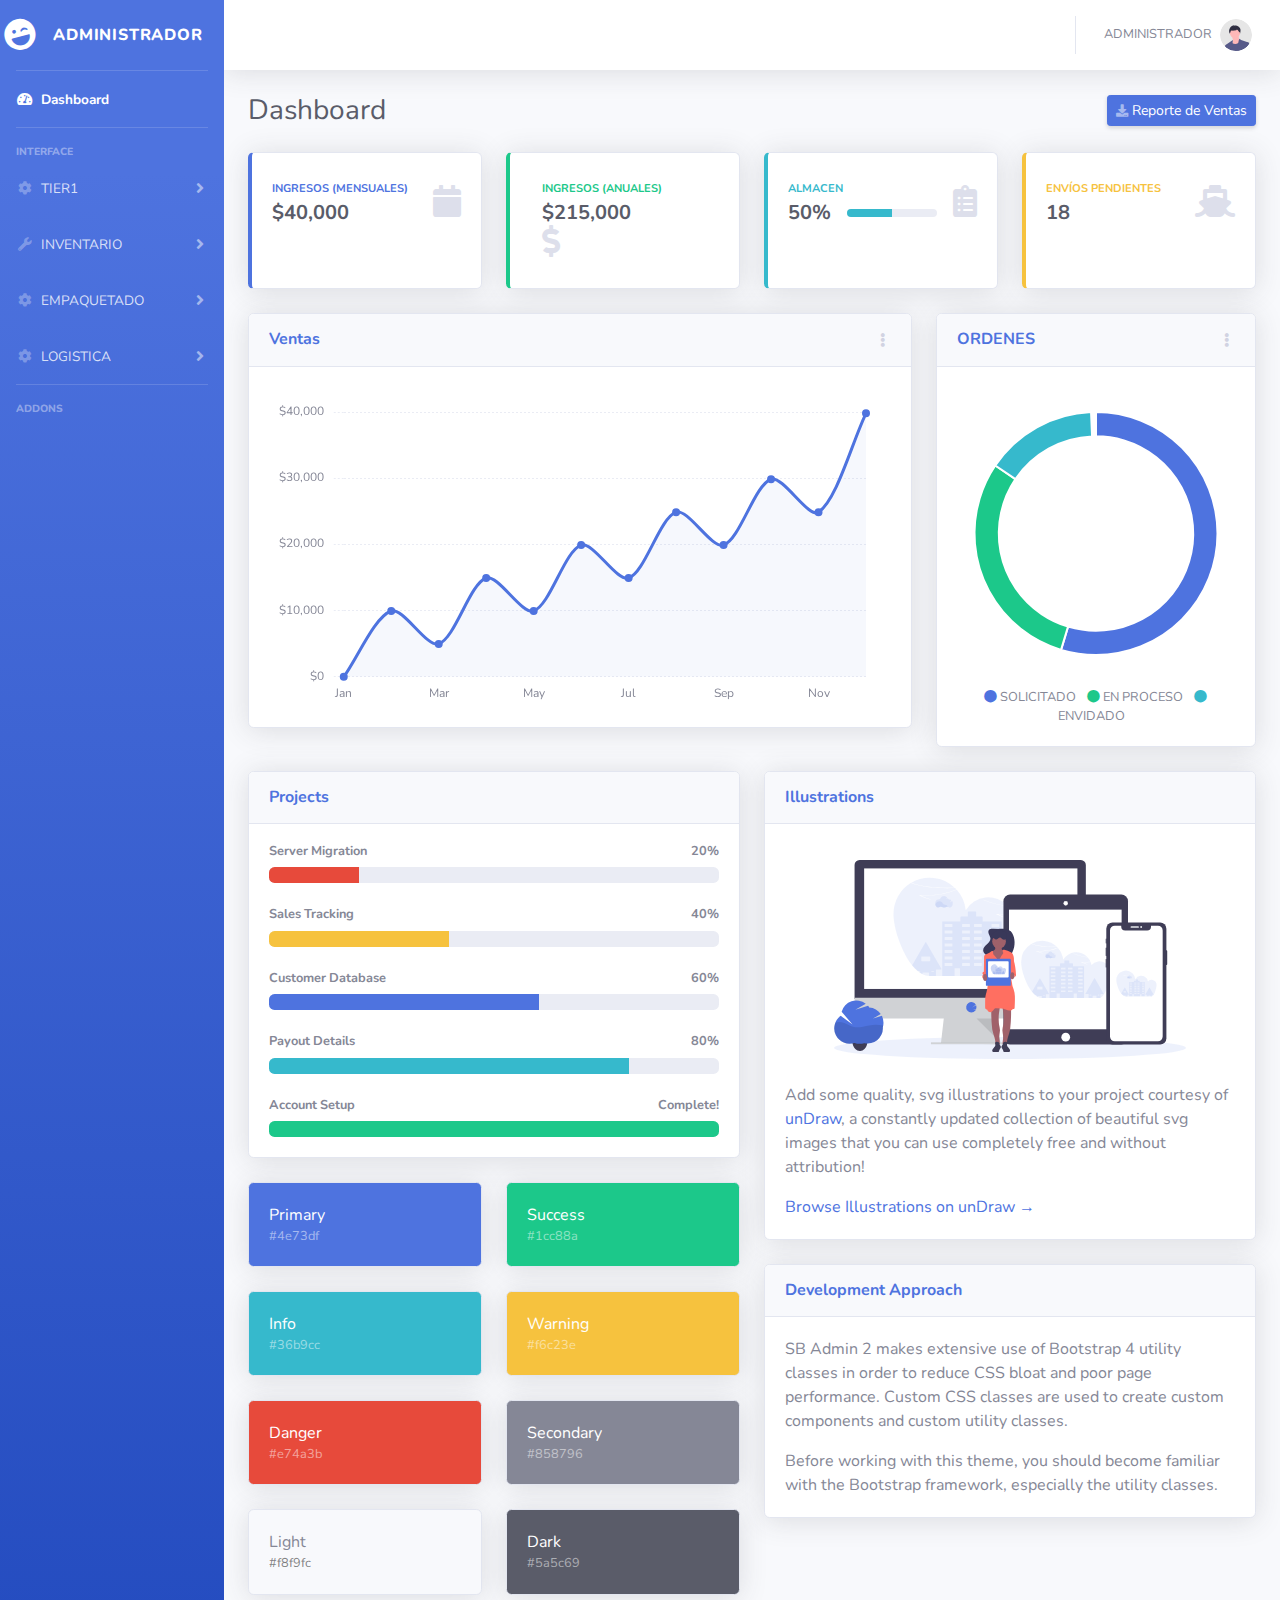
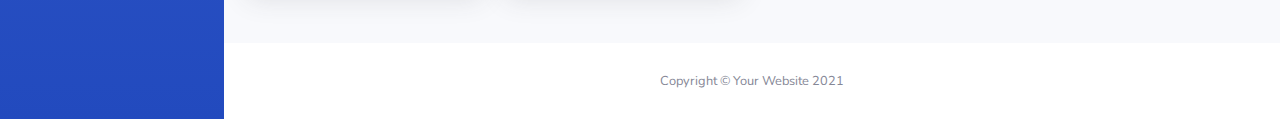
<file: startbootstrap-sb-admin-2-gh-pages/index.html>
<!DOCTYPE html>
<html lang="en">

<head>

    <meta charset="utf-8">
    <meta http-equiv="X-UA-Compatible" content="IE=edge">
    <meta name="viewport" content="width=device-width, initial-scale=1, shrink-to-fit=no">
    <meta name="description" content="">
    <meta name="author" content="">

    <title>PANEL ADMINISTRADOR</title>

    <!-- Custom fonts for this template-->
    <link href="vendor/fontawesome-free/css/all.min.css" rel="stylesheet" type="text/css">
    <link
        href="https://fonts.googleapis.com/css?family=Nunito:200,200i,300,300i,400,400i,600,600i,700,700i,800,800i,900,900i"
        rel="stylesheet">

    <!-- Custom styles for this template-->
    <link href="css/sb-admin-2.min.css" rel="stylesheet">

</head>

<body id="page-top">

    <!-- Page Wrapper -->
    <div id="wrapper">

        <!-- Sidebar -->
        <ul class="navbar-nav bg-gradient-primary sidebar sidebar-dark accordion" id="accordionSidebar">

            <!-- Sidebar - Brand -->
            <a class="sidebar-brand d-flex align-items-center justify-content-center" href="index.html">
                <div class="sidebar-brand-icon rotate-n-15">
                    <i class="fas fa-laugh-wink"></i>
                </div>
                <div class="sidebar-brand-text mx-3">ADMINISTRADOR <sup></sup></div>
            </a>

            <!-- Divider -->
            <hr class="sidebar-divider my-0">

            <!-- Nav Item - Dashboard -->
            <li class="nav-item active">
                <a class="nav-link" href="index.html">
                    <i class="fas fa-fw fa-tachometer-alt"></i>
                    <span>Dashboard</span></a>
            </li>

            <!-- Divider -->
            <hr class="sidebar-divider">

            <!-- Heading -->
            <div class="sidebar-heading">
                Interface
            </div>

            <!-- Nav Item - Pages Collapse Menu -->
            <li class="nav-item">
                <a class="nav-link collapsed" href="#" data-toggle="collapse" data-target="#collapseTwo"
                    aria-expanded="true" aria-controls="collapseTwo">
                    <i class="fas fa-fw fa-cog"></i>
                    <span>TIER1</span>
                </a>
                <div id="collapseTwo" class="collapse" aria-labelledby="headingTwo" data-parent="#accordionSidebar">
                    <div class="bg-white py-2 collapse-inner rounded">
                        <h6 class="collapse-header">Custom Components:</h6>
                        <a class="collapse-item" href="buttons.html">Compra</a>
                        <a class="collapse-item" href="cards.html">Pedidos</a>
                    </div>
                </div>
            </li>

            <!-- Nav Item - Utilities Collapse Menu -->
            <li class="nav-item">
                <a class="nav-link collapsed" href="#" data-toggle="collapse" data-target="#collapseUtilities"
                    aria-expanded="true" aria-controls="collapseUtilities">
                    <i class="fas fa-fw fa-wrench"></i>
                    <span>INVENTARIO</span>
                </a>
                <div id="collapseUtilities" class="collapse" aria-labelledby="headingUtilities"
                    data-parent="#accordionSidebar">
                    <div class="bg-white py-2 collapse-inner rounded">
                        <h6 class="collapse-header">Custom Utilities:</h6>
                        <a class="collapse-item" href="utilities-color.html">Colors</a>
                        <a class="collapse-item" href="utilities-border.html">Borders</a>
                        <a class="collapse-item" href="utilities-animation.html">Animations</a>
                        <a class="collapse-item" href="utilities-other.html">Other</a>
                    </div>
                </div>
            </li>

   <!-- Nav Item - Pages Collapse Menu (TIER3) -->
<li class="nav-item">
    <a class="nav-link collapsed" href="#" data-toggle="collapse" data-target="#collapseTIER3">
        <i class="fas fa-fw fa-cog"></i>
        <span>EMPAQUETADO</span>
    </a>
    <div id="collapseTIER3" class="collapse" aria-labelledby="headingTwo" data-parent="#accordionSidebar">
        <div class="bg-white py-2 collapse-inner rounded">
            <h6 class="collapse-header">Custom Components:</h6>
            <a class="collapse-item" href="buttons.html">Buttons</a>
            <a class="collapse-item" href="cards.html">Cards</a>
        </div>
    </div>
</li>

<!-- Nav Item - Pages Collapse Menu (LOGISTICA) -->
<li class="nav-item">
    <a class="nav-link collapsed" href="#" data-toggle="collapse" data-target="#collapseLOGISTICA">
        <i class="fas fa-fw fa-cog"></i>
        <span>LOGISTICA</span>
    </a>
    <div id="collapseLOGISTICA" class="collapse" aria-labelledby="headingTwo" data-parent="#accordionSidebar">
        <div class="bg-white py-2 collapse-inner rounded">
            <h6 class="collapse-header">Custom Components:</h6>
            <a class="collapse-item" href="buttons.html">Buttons</a>
            <a class="collapse-item" href="cards.html">Cards</a>
        </div>
    </div>
</li>


            </li>

            <!-- Divider -->
            <hr class="sidebar-divider">

            <!-- Heading -->
            <div class="sidebar-heading">
                Addons
            </div>

            

        </ul>
        <!-- End of Sidebar -->

        <!-- Content Wrapper -->
        <div id="content-wrapper" class="d-flex flex-column">

            <!-- Main Content -->
            <div id="content">

                <!-- Topbar -->
                <nav class="navbar navbar-expand navbar-light bg-white topbar mb-4 static-top shadow">

                    <!-- Sidebar Toggle (Topbar) -->
                    <button id="sidebarToggleTop" class="btn btn-link d-md-none rounded-circle mr-3">
                        <i class="fa fa-bars"></i>
                    </button>

                    <!-- Topbar Search -->
                    <form
                        class="d-none d-sm-inline-block form-inline mr-auto ml-md-3 my-2 my-md-0 mw-100 navbar-search">
                        <div class="input-group">
                            
                            <div class="input-group-append">
                                
                            </div>
                        </div>
                    </form>

                    <!-- Topbar Navbar -->
                    <ul class="navbar-nav ml-auto">

                        <!-- Nav Item - Search Dropdown (Visible Only XS) -->
                        <li class="nav-item dropdown no-arrow d-sm-none">
                            <a class="nav-link dropdown-toggle" href="#" id="searchDropdown" role="button"
                                data-toggle="dropdown" aria-haspopup="true" aria-expanded="false">
                                <i class="fas fa-search fa-fw"></i>
                            </a>
                            <!-- Dropdown - Messages -->
                            <div class="dropdown-menu dropdown-menu-right p-3 shadow animated--grow-in"
                                aria-labelledby="searchDropdown">
                                <form class="form-inline mr-auto w-100 navbar-search">
                                    <div class="input-group">
                                        <input type="text" class="form-control bg-light border-0 small"
                                            placeholder="Search for..." aria-label="Search"
                                            aria-describedby="basic-addon2">
                                        <div class="input-group-append">
                                            <button class="btn btn-primary" type="button">
                                                <i class="fas fa-search fa-sm"></i>
                                            </button>
                                        </div>
                                    </div>
                                </form>
                            </div>
                        </li>

                  

                        <!-- Nav Item - Messages -->
                        

                        <div class="topbar-divider d-none d-sm-block"></div>

                        <!-- Nav Item - User Information -->
                        <li class="nav-item dropdown no-arrow">
                            <a class="nav-link dropdown-toggle" href="#" id="userDropdown" role="button"
                                data-toggle="dropdown" aria-haspopup="true" aria-expanded="false">
                                <span class="mr-2 d-none d-lg-inline text-gray-600 small">ADMINISTRADOR</span>
                                <img class="img-profile rounded-circle"
                                    src="img/undraw_profile.svg">
                            </a>
                            <!-- Dropdown - User Information -->
                            <div class="dropdown-menu dropdown-menu-right shadow animated--grow-in"
                                aria-labelledby="userDropdown">
                                <a class="dropdown-item" href="#">
                                    <i class="fas fa-user fa-sm fa-fw mr-2 text-gray-400"></i>
                                    Profile
                                </a>
                                <a class="dropdown-item" href="#">
                                    <i class="fas fa-cogs fa-sm fa-fw mr-2 text-gray-400"></i>
                                    Settings
                                </a>
                                <a class="dropdown-item" href="#">
                                    <i class="fas fa-list fa-sm fa-fw mr-2 text-gray-400"></i>
                                    Activity Log
                                </a>
                                <div class="dropdown-divider"></div>
                                <a class="dropdown-item" href="#" data-toggle="modal" data-target="#logoutModal">
                                    <i class="fas fa-sign-out-alt fa-sm fa-fw mr-2 text-gray-400"></i>
                                    Logout
                                </a>
                            </div>
                        </li>

                    </ul>

                </nav>
                <!-- End of Topbar -->

                <!-- Begin Page Content -->
                <div class="container-fluid">

                    <!-- Page Heading -->
                    <div class="d-sm-flex align-items-center justify-content-between mb-4">
                        <h1 class="h3 mb-0 text-gray-800">Dashboard</h1>
                        <a href="#" class="d-none d-sm-inline-block btn btn-sm btn-primary shadow-sm"><i
                                class="fas fa-download fa-sm text-white-50"></i> Reporte de Ventas</a>
                    </div>

                    <!-- Fila de Contenido -->
<div class="row">

    <!-- Ejemplo de Tarjeta de Ingresos (Mensuales) -->
    <div class="col-xl-3 col-md-6 mb-4">
        <div class="card border-left-primary shadow h-100 py-2">
            <div class="card-body">
                <div class="row no-gutters align-items-center">
                    <div class="col mr-2">
                        <div class="text-xs font-weight-bold text-primary text-uppercase mb-1">
                            Ingresos (Mensuales)</div>
                        <div class="h5 mb-0 font-weight-bold text-gray-800">$40,000</div>
                    </div>
                    <div class="col-auto">
                        <i class="fas fa-calendar fa-2x text-gray-300"></i>
                    </div>
                </div>
            </div>
        </div>
    </div>

    <!-- Ejemplo de Tarjeta de Ingresos (Anuales) -->
    <div class="col-xl-3 col-md-6 mb-4">
        <div class="card border-left-success shadow h-100 py-2">
            <div class="card-body">
                <div class "row no-gutters align-items-center">
                    <div class="col mr-2">
                        <div class="text-xs font-weight-bold text-success text-uppercase mb-1">
                            Ingresos (Anuales)</div>
                        <div class="h5 mb-0 font-weight-bold text-gray-800">$215,000</div>
                    </div>
                    <div class="col-auto">
                        <i class="fas fa-dollar-sign fa-2x text-gray-300"></i>
                    </div>
                </div>
            </div>
        </div>
    </div>

    <!-- Ejemplo de Tarjeta de Tareas -->
    <div class="col-xl-3 col-md-6 mb-4">
        <div class="card border-left-info shadow h-100 py-2">
            <div class="card-body">
                <div class="row no-gutters align-items-center">
                    <div class="col mr-2">
                        <div class="text-xs font-weight-bold text-info text-uppercase mb-1">ALMACEN
                        </div>
                        <div class="row no-gutters align-items-center">
                            <div class="col-auto">
                                <div class="h5 mb-0 mr-3 font-weight-bold text-gray-800">50%</div>
                            </div>
                            <div class="col">
                                <div class="progress progress-sm mr-2">
                                    <div class="progress-bar bg-info" role="progressbar"
                                        style="width: 50%" aria-valuenow="50" aria-valuemin="0"
                                        aria-valuemax="100"></div>
                                </div>
                            </div>
                        </div>
                    </div>
                    <div class="col-auto">
                        <i class="fas fa-clipboard-list fa-2x text-gray-300"></i>
                    </div>
                </div>
            </div>
        </div>
    </div>

    <!-- Ejemplo de Tarjeta de Solicitudes Pendientes -->
    <div class="col-xl-3 col-md-6 mb-4">
        <div class="card border-left-warning shadow h-100 py-2">
            <div class="card-body">
                <div class="row no-gutters align-items-center">
                    <div class="col mr-2">
                        <div class="text-xs font-weight-bold text-warning text-uppercase mb-1">
                            Envíos Pendientes</div>
                        <div class="h5 mb-0 font-weight-bold text-gray-800">18</div>
                    </div>
                    <div class="col-auto">
                        <i class="fas fa-ship fa-2x text-gray-300"></i>
                    </div>
                </div>
            </div>
        </div>
    </div>
</div>

<!-- Fila de Contenido -->


                    <div class="row">

                        <!-- Area Chart -->
                        <div class="col-xl-8 col-lg-7">
                            <div class="card shadow mb-4">
                                <!-- Card Header - Dropdown -->
                                <div
                                    class="card-header py-3 d-flex flex-row align-items-center justify-content-between">
                                    <h6 class="m-0 font-weight-bold text-primary"> Ventas</h6>
                                    <div class="dropdown no-arrow">
                                        <a class="dropdown-toggle" href="#" role="button" id="dropdownMenuLink"
                                            data-toggle="dropdown" aria-haspopup="true" aria-expanded="false">
                                            <i class="fas fa-ellipsis-v fa-sm fa-fw text-gray-400"></i>
                                        </a>
                                        <div class="dropdown-menu dropdown-menu-right shadow animated--fade-in"
                                            aria-labelledby="dropdownMenuLink">
                                            <div class="dropdown-header">Dropdown Header:</div>
                                            <a class="dropdown-item" href="#">Action</a>
                                            <a class="dropdown-item" href="#">Another action</a>
                                            <div class="dropdown-divider"></div>
                                            <a class="dropdown-item" href="#">Something else here</a>
                                        </div>
                                    </div>
                                </div>
                                <!-- Card Body -->
                                <div class="card-body">
                                    <div class="chart-area">
                                        <canvas id="myAreaChart"></canvas>
                                    </div>
                                </div>
                            </div>
                        </div>

                        <!-- Pie Chart -->
                        <div class="col-xl-4 col-lg-5">
                            <div class="card shadow mb-4">
                                <!-- Card Header - Dropdown -->
                                <div
                                    class="card-header py-3 d-flex flex-row align-items-center justify-content-between">
                                    <h6 class="m-0 font-weight-bold text-primary">ORDENES</h6>
                                    <div class="dropdown no-arrow">
                                        <a class="dropdown-toggle" href="#" role="button" id="dropdownMenuLink"
                                            data-toggle="dropdown" aria-haspopup="true" aria-expanded="false">
                                            <i class="fas fa-ellipsis-v fa-sm fa-fw text-gray-400"></i>
                                        </a>
                                        <div class="dropdown-menu dropdown-menu-right shadow animated--fade-in"
                                            aria-labelledby="dropdownMenuLink">
                                            <div class="dropdown-header">Dropdown Header:</div>
                                            <a class="dropdown-item" href="#">Action</a>
                                            <a class="dropdown-item" href="#">Another action</a>
                                            <div class="dropdown-divider"></div>
                                            <a class="dropdown-item" href="#">Something else here</a>
                                        </div>
                                    </div>
                                </div>
                                <!-- Card Body -->
                                <div class="card-body">
                                    <div class="chart-pie pt-4 pb-2">
                                        <canvas id="myPieChart"></canvas>
                                    </div>
                                    <div class="mt-4 text-center small">
                                        <span class="mr-2">
                                            <i class="fas fa-circle text-primary"></i> SOLICITADO
                                        </span>
                                        <span class="mr-2">
                                            <i class="fas fa-circle text-success"></i> EN PROCESO
                                        </span>
                                        <span class="mr-2">
                                            <i class="fas fa-circle text-info"></i> ENVIDADO
                                        </span>
                                    </div>
                                </div>
                            </div>
                        </div>
                    </div>

                    <!-- Content Row -->
                    <div class="row">

                        <!-- Content Column -->
                        <div class="col-lg-6 mb-4">

                            <!-- Project Card Example -->
                            <div class="card shadow mb-4">
                                <div class="card-header py-3">
                                    <h6 class="m-0 font-weight-bold text-primary">Projects</h6>
                                </div>
                                <div class="card-body">
                                    <h4 class="small font-weight-bold">Server Migration <span
                                            class="float-right">20%</span></h4>
                                    <div class="progress mb-4">
                                        <div class="progress-bar bg-danger" role="progressbar" style="width: 20%"
                                            aria-valuenow="20" aria-valuemin="0" aria-valuemax="100"></div>
                                    </div>
                                    <h4 class="small font-weight-bold">Sales Tracking <span
                                            class="float-right">40%</span></h4>
                                    <div class="progress mb-4">
                                        <div class="progress-bar bg-warning" role="progressbar" style="width: 40%"
                                            aria-valuenow="40" aria-valuemin="0" aria-valuemax="100"></div>
                                    </div>
                                    <h4 class="small font-weight-bold">Customer Database <span
                                            class="float-right">60%</span></h4>
                                    <div class="progress mb-4">
                                        <div class="progress-bar" role="progressbar" style="width: 60%"
                                            aria-valuenow="60" aria-valuemin="0" aria-valuemax="100"></div>
                                    </div>
                                    <h4 class="small font-weight-bold">Payout Details <span
                                            class="float-right">80%</span></h4>
                                    <div class="progress mb-4">
                                        <div class="progress-bar bg-info" role="progressbar" style="width: 80%"
                                            aria-valuenow="80" aria-valuemin="0" aria-valuemax="100"></div>
                                    </div>
                                    <h4 class="small font-weight-bold">Account Setup <span
                                            class="float-right">Complete!</span></h4>
                                    <div class="progress">
                                        <div class="progress-bar bg-success" role="progressbar" style="width: 100%"
                                            aria-valuenow="100" aria-valuemin="0" aria-valuemax="100"></div>
                                    </div>
                                </div>
                            </div>

                            <!-- Color System -->
                            <div class="row">
                                <div class="col-lg-6 mb-4">
                                    <div class="card bg-primary text-white shadow">
                                        <div class="card-body">
                                            Primary
                                            <div class="text-white-50 small">#4e73df</div>
                                        </div>
                                    </div>
                                </div>
                                <div class="col-lg-6 mb-4">
                                    <div class="card bg-success text-white shadow">
                                        <div class="card-body">
                                            Success
                                            <div class="text-white-50 small">#1cc88a</div>
                                        </div>
                                    </div>
                                </div>
                                <div class="col-lg-6 mb-4">
                                    <div class="card bg-info text-white shadow">
                                        <div class="card-body">
                                            Info
                                            <div class="text-white-50 small">#36b9cc</div>
                                        </div>
                                    </div>
                                </div>
                                <div class="col-lg-6 mb-4">
                                    <div class="card bg-warning text-white shadow">
                                        <div class="card-body">
                                            Warning
                                            <div class="text-white-50 small">#f6c23e</div>
                                        </div>
                                    </div>
                                </div>
                                <div class="col-lg-6 mb-4">
                                    <div class="card bg-danger text-white shadow">
                                        <div class="card-body">
                                            Danger
                                            <div class="text-white-50 small">#e74a3b</div>
                                        </div>
                                    </div>
                                </div>
                                <div class="col-lg-6 mb-4">
                                    <div class="card bg-secondary text-white shadow">
                                        <div class="card-body">
                                            Secondary
                                            <div class="text-white-50 small">#858796</div>
                                        </div>
                                    </div>
                                </div>
                                <div class="col-lg-6 mb-4">
                                    <div class="card bg-light text-black shadow">
                                        <div class="card-body">
                                            Light
                                            <div class="text-black-50 small">#f8f9fc</div>
                                        </div>
                                    </div>
                                </div>
                                <div class="col-lg-6 mb-4">
                                    <div class="card bg-dark text-white shadow">
                                        <div class="card-body">
                                            Dark
                                            <div class="text-white-50 small">#5a5c69</div>
                                        </div>
                                    </div>
                                </div>
                            </div>

                        </div>

                        <div class="col-lg-6 mb-4">

                            <!-- Illustrations -->
                            <div class="card shadow mb-4">
                                <div class="card-header py-3">
                                    <h6 class="m-0 font-weight-bold text-primary">Illustrations</h6>
                                </div>
                                <div class="card-body">
                                    <div class="text-center">
                                        <img class="img-fluid px-3 px-sm-4 mt-3 mb-4" style="width: 25rem;"
                                            src="img/undraw_posting_photo.svg" alt="...">
                                    </div>
                                    <p>Add some quality, svg illustrations to your project courtesy of <a
                                            target="_blank" rel="nofollow" href="https://undraw.co/">unDraw</a>, a
                                        constantly updated collection of beautiful svg images that you can use
                                        completely free and without attribution!</p>
                                    <a target="_blank" rel="nofollow" href="https://undraw.co/">Browse Illustrations on
                                        unDraw &rarr;</a>
                                </div>
                            </div>

                            <!-- Approach -->
                            <div class="card shadow mb-4">
                                <div class="card-header py-3">
                                    <h6 class="m-0 font-weight-bold text-primary">Development Approach</h6>
                                </div>
                                <div class="card-body">
                                    <p>SB Admin 2 makes extensive use of Bootstrap 4 utility classes in order to reduce
                                        CSS bloat and poor page performance. Custom CSS classes are used to create
                                        custom components and custom utility classes.</p>
                                    <p class="mb-0">Before working with this theme, you should become familiar with the
                                        Bootstrap framework, especially the utility classes.</p>
                                </div>
                            </div>

                        </div>
                    </div>

                </div>
                <!-- /.container-fluid -->

            </div>
            <!-- End of Main Content -->

            <!-- Footer -->
            <footer class="sticky-footer bg-white">
                <div class="container my-auto">
                    <div class="copyright text-center my-auto">
                        <span>Copyright &copy; Your Website 2021</span>
                    </div>
                </div>
            </footer>
            <!-- End of Footer -->

        </div>
        <!-- End of Content Wrapper -->

    </div>
    <!-- End of Page Wrapper -->

    <!-- Scroll to Top Button-->
    <a class="scroll-to-top rounded" href="#page-top">
        <i class="fas fa-angle-up"></i>
    </a>

    <!-- Logout Modal-->
    <div class="modal fade" id="logoutModal" tabindex="-1" role="dialog" aria-labelledby="exampleModalLabel"
        aria-hidden="true">
        <div class="modal-dialog" role="document">
            <div class="modal-content">
                <div class="modal-header">
                    <h5 class="modal-title" id="exampleModalLabel">Ready to Leave?</h5>
                    <button class="close" type="button" data-dismiss="modal" aria-label="Close">
                        <span aria-hidden="true">×</span>
                    </button>
                </div>
                <div class="modal-body">Select "Logout" below if you are ready to end your current session.</div>
                <div class="modal-footer">
                    <button class="btn btn-secondary" type="button" data-dismiss="modal">Cancel</button>
                    <a class="btn btn-primary" href="login.html">Logout</a>
                </div>
            </div>
        </div>
    </div>

    <!-- Bootstrap core JavaScript-->
    <script src="vendor/jquery/jquery.min.js"></script>
    <script src="vendor/bootstrap/js/bootstrap.bundle.min.js"></script>

    <!-- Core plugin JavaScript-->
    <script src="vendor/jquery-easing/jquery.easing.min.js"></script>

    <!-- Custom scripts for all pages-->
    <script src="js/sb-admin-2.min.js"></script>

    <!-- Page level plugins -->
    <script src="vendor/chart.js/Chart.min.js"></script>

    <!-- Page level custom scripts -->
    <script src="js/demo/chart-area-demo.js"></script>
    <script src="js/demo/chart-pie-demo.js"></script>

</body>

</html>
</file>
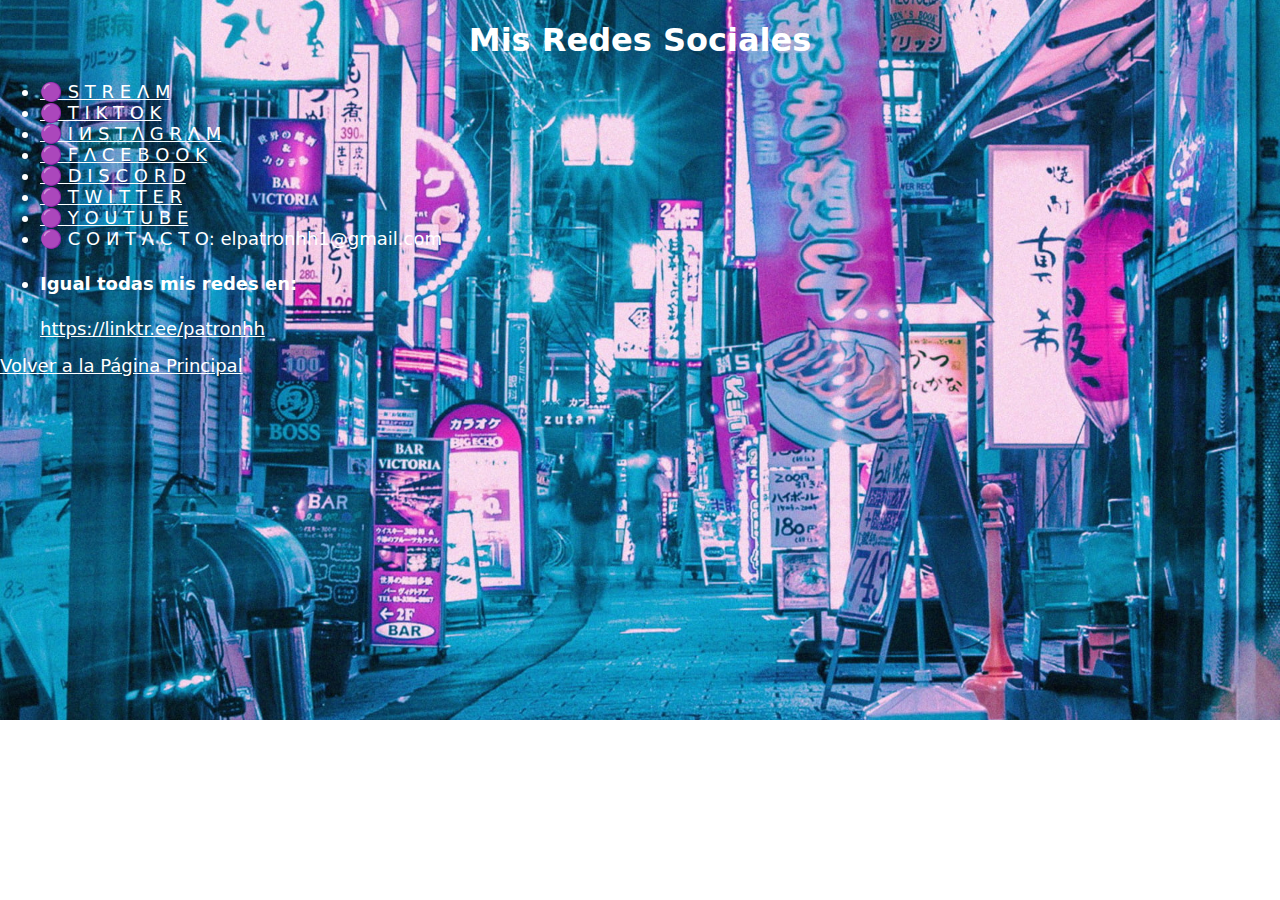
<file: about.html>
<!DOCTYPE html>
<html lang="en">

<head>
    <link rel="stylesheet" href="styles.css">
    <meta charset="UTF-8">
    <meta name="viewport" content="width=device-width, initial-scale=1.0">
    <title>About HH</title>
</head>

<body>
    <h1>Mis Redes Sociales</h1>
    <ul>
        <li>
            <a href="https://www.twitch.tv/patronhh">🟣 S T R E Λ M</a>        
            </li>
        <li>
            <a href="https://www.tiktok.com/@patronhh">🟣 T I K T O K</a>
            </li>
        <li>
            <a href="https://www.instagram.com/elpatronhh/">🟣 I И S T Λ G R Λ M</a>
            </li>
        <li>
            <a href="https://www.facebook.com/ElPatronHH/">🟣 F Λ C E B O O K</a>
            </li>
        <li>
            <a href="https://discord.com/invite/bJZzMWZHZd">🟣 D I S C O R D</a>
            </li>
        <li>
            <a href="https://twitter.com/ElPatronHH">🟣 T W I T T E R</a>
            </li>
        <li>
            <a href="https://www.youtube.com/@patronhh">🟣 Y O U T U B E</a>
            </li>
        <li>
            🟣 C O И T Λ C T O: elpatronhh1@gmail.com</a>
            </li>
        <li>
            <h4>Igual todas mis redes en:</h4>
            <a href="https://linktr.ee/patronhh">https://linktr.ee/patronhh</a>
        </li>
    </ul>
    <a href="./index.html">Volver a la Página Principal</a>
</body>

</html>
</file>
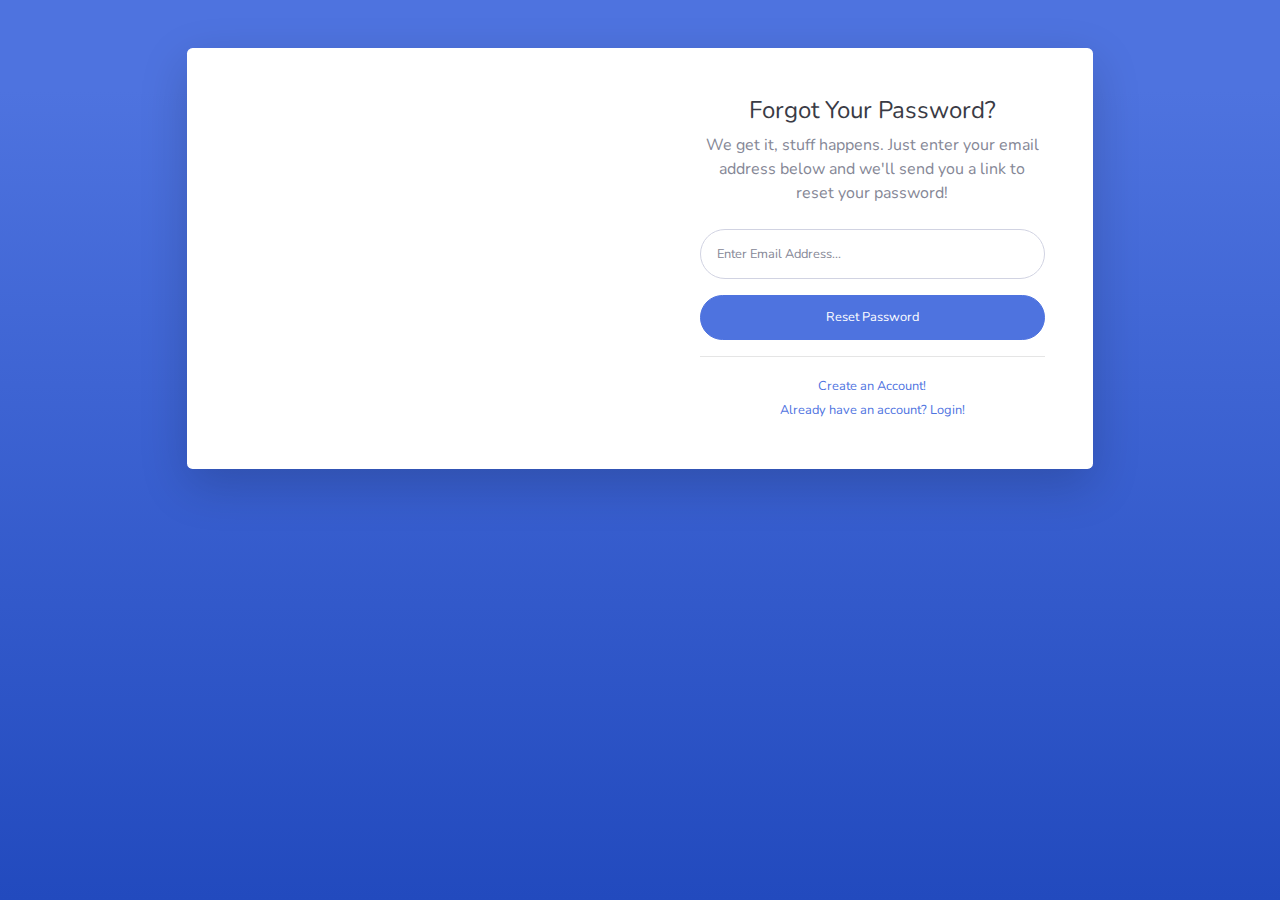
<file: startbootstrap-sb-admin-2-gh-pages/forgot-password.html>
<!DOCTYPE html>
<html lang="en">

<head>

    <meta charset="utf-8">
    <meta http-equiv="X-UA-Compatible" content="IE=edge">
    <meta name="viewport" content="width=device-width, initial-scale=1, shrink-to-fit=no">
    <meta name="description" content="">
    <meta name="author" content="">

    <title>SB Admin 2 - Forgot Password</title>

    <!-- Custom fonts for this template-->
    <link href="vendor/fontawesome-free/css/all.min.css" rel="stylesheet" type="text/css">
    <link
        href="https://fonts.googleapis.com/css?family=Nunito:200,200i,300,300i,400,400i,600,600i,700,700i,800,800i,900,900i"
        rel="stylesheet">

    <!-- Custom styles for this template-->
    <link href="css/sb-admin-2.min.css" rel="stylesheet">

</head>

<body class="bg-gradient-primary">

    <div class="container">

        <!-- Outer Row -->
        <div class="row justify-content-center">

            <div class="col-xl-10 col-lg-12 col-md-9">

                <div class="card o-hidden border-0 shadow-lg my-5">
                    <div class="card-body p-0">
                        <!-- Nested Row within Card Body -->
                        <div class="row">
                            <div class="col-lg-6 d-none d-lg-block bg-password-image"></div>
                            <div class="col-lg-6">
                                <div class="p-5">
                                    <div class="text-center">
                                        <h1 class="h4 text-gray-900 mb-2">Forgot Your Password?</h1>
                                        <p class="mb-4">We get it, stuff happens. Just enter your email address below
                                            and we'll send you a link to reset your password!</p>
                                    </div>
                                    <form class="user">
                                        <div class="form-group">
                                            <input type="email" class="form-control form-control-user"
                                                id="exampleInputEmail" aria-describedby="emailHelp"
                                                placeholder="Enter Email Address...">
                                        </div>
                                        <a href="login.html" class="btn btn-primary btn-user btn-block">
                                            Reset Password
                                        </a>
                                    </form>
                                    <hr>
                                    <div class="text-center">
                                        <a class="small" href="register.html">Create an Account!</a>
                                    </div>
                                    <div class="text-center">
                                        <a class="small" href="login.html">Already have an account? Login!</a>
                                    </div>
                                </div>
                            </div>
                        </div>
                    </div>
                </div>

            </div>

        </div>

    </div>

    <!-- Bootstrap core JavaScript-->
    <script src="vendor/jquery/jquery.min.js"></script>
    <script src="vendor/bootstrap/js/bootstrap.bundle.min.js"></script>

    <!-- Core plugin JavaScript-->
    <script src="vendor/jquery-easing/jquery.easing.min.js"></script>

    <!-- Custom scripts for all pages-->
    <script src="js/sb-admin-2.min.js"></script>

</body>

</html>
</file>
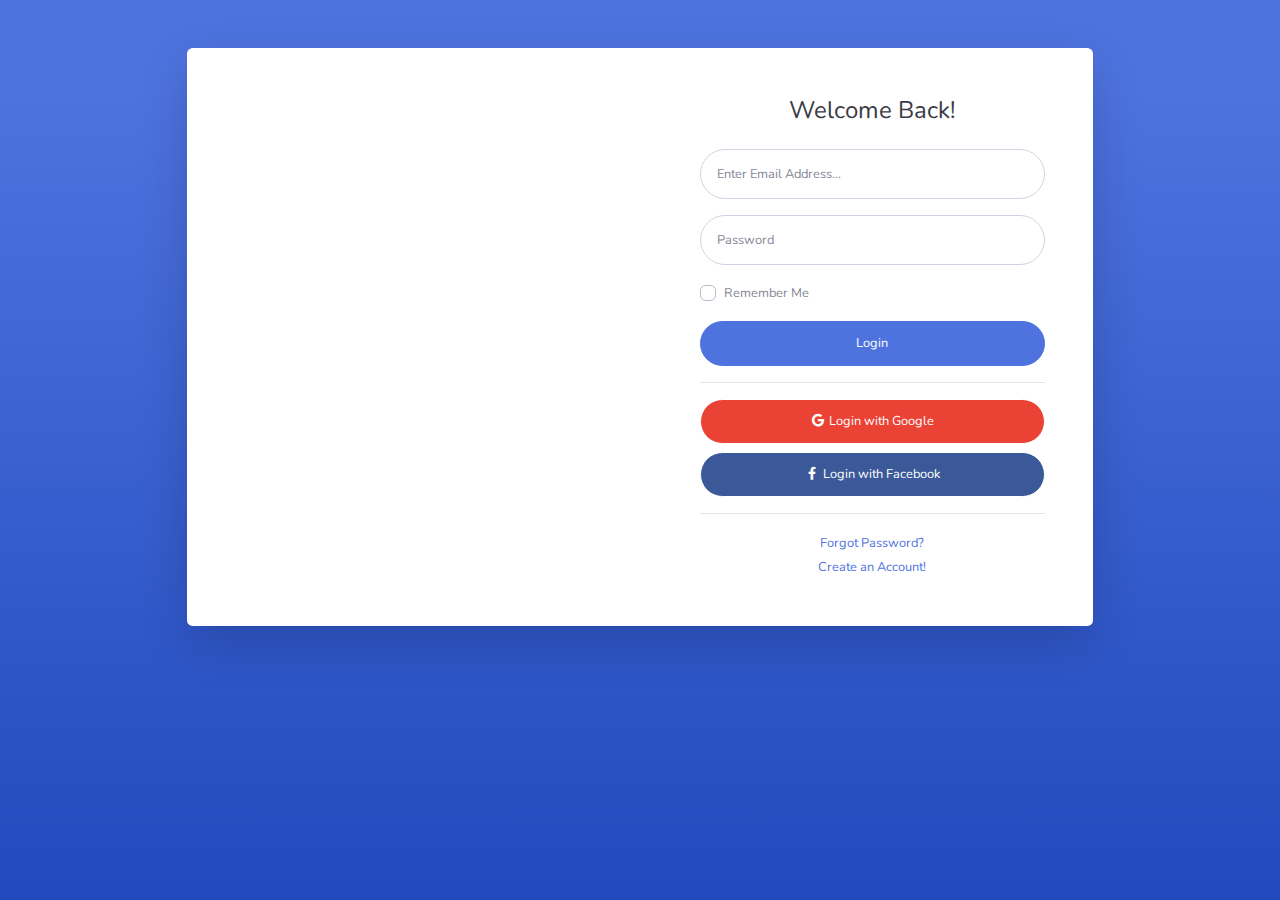
<file: startbootstrap-sb-admin-2-gh-pages/login.html>
<!DOCTYPE html>
<html lang="en">

<head>

    <meta charset="utf-8">
    <meta http-equiv="X-UA-Compatible" content="IE=edge">
    <meta name="viewport" content="width=device-width, initial-scale=1, shrink-to-fit=no">
    <meta name="description" content="">
    <meta name="author" content="">

    <title>SB Admin 2 - Login</title>

    <!-- Custom fonts for this template-->
    <link href="vendor/fontawesome-free/css/all.min.css" rel="stylesheet" type="text/css">
    <link
        href="https://fonts.googleapis.com/css?family=Nunito:200,200i,300,300i,400,400i,600,600i,700,700i,800,800i,900,900i"
        rel="stylesheet">

    <!-- Custom styles for this template-->
    <link href="css/sb-admin-2.min.css" rel="stylesheet">

</head>

<body class="bg-gradient-primary">

    <div class="container">

        <!-- Outer Row -->
        <div class="row justify-content-center">

            <div class="col-xl-10 col-lg-12 col-md-9">

                <div class="card o-hidden border-0 shadow-lg my-5">
                    <div class="card-body p-0">
                        <!-- Nested Row within Card Body -->
                        <div class="row">
                            <div class="col-lg-6 d-none d-lg-block bg-login-image"></div>
                            <div class="col-lg-6">
                                <div class="p-5">
                                    <div class="text-center">
                                        <h1 class="h4 text-gray-900 mb-4">Welcome Back!</h1>
                                    </div>
                                    <form class="user">
                                        <div class="form-group">
                                            <input type="email" class="form-control form-control-user"
                                                id="exampleInputEmail" aria-describedby="emailHelp"
                                                placeholder="Enter Email Address...">
                                        </div>
                                        <div class="form-group">
                                            <input type="password" class="form-control form-control-user"
                                                id="exampleInputPassword" placeholder="Password">
                                        </div>
                                        <div class="form-group">
                                            <div class="custom-control custom-checkbox small">
                                                <input type="checkbox" class="custom-control-input" id="customCheck">
                                                <label class="custom-control-label" for="customCheck">Remember
                                                    Me</label>
                                            </div>
                                        </div>
                                        <a href="index.html" class="btn btn-primary btn-user btn-block">
                                            Login
                                        </a>
                                        <hr>
                                        <a href="index.html" class="btn btn-google btn-user btn-block">
                                            <i class="fab fa-google fa-fw"></i> Login with Google
                                        </a>
                                        <a href="index.html" class="btn btn-facebook btn-user btn-block">
                                            <i class="fab fa-facebook-f fa-fw"></i> Login with Facebook
                                        </a>
                                    </form>
                                    <hr>
                                    <div class="text-center">
                                        <a class="small" href="forgot-password.html">Forgot Password?</a>
                                    </div>
                                    <div class="text-center">
                                        <a class="small" href="register.html">Create an Account!</a>
                                    </div>
                                </div>
                            </div>
                        </div>
                    </div>
                </div>

            </div>

        </div>

    </div>

    <!-- Bootstrap core JavaScript-->
    <script src="vendor/jquery/jquery.min.js"></script>
    <script src="vendor/bootstrap/js/bootstrap.bundle.min.js"></script>

    <!-- Core plugin JavaScript-->
    <script src="vendor/jquery-easing/jquery.easing.min.js"></script>

    <!-- Custom scripts for all pages-->
    <script src="js/sb-admin-2.min.js"></script>

</body>

</html>
</file>
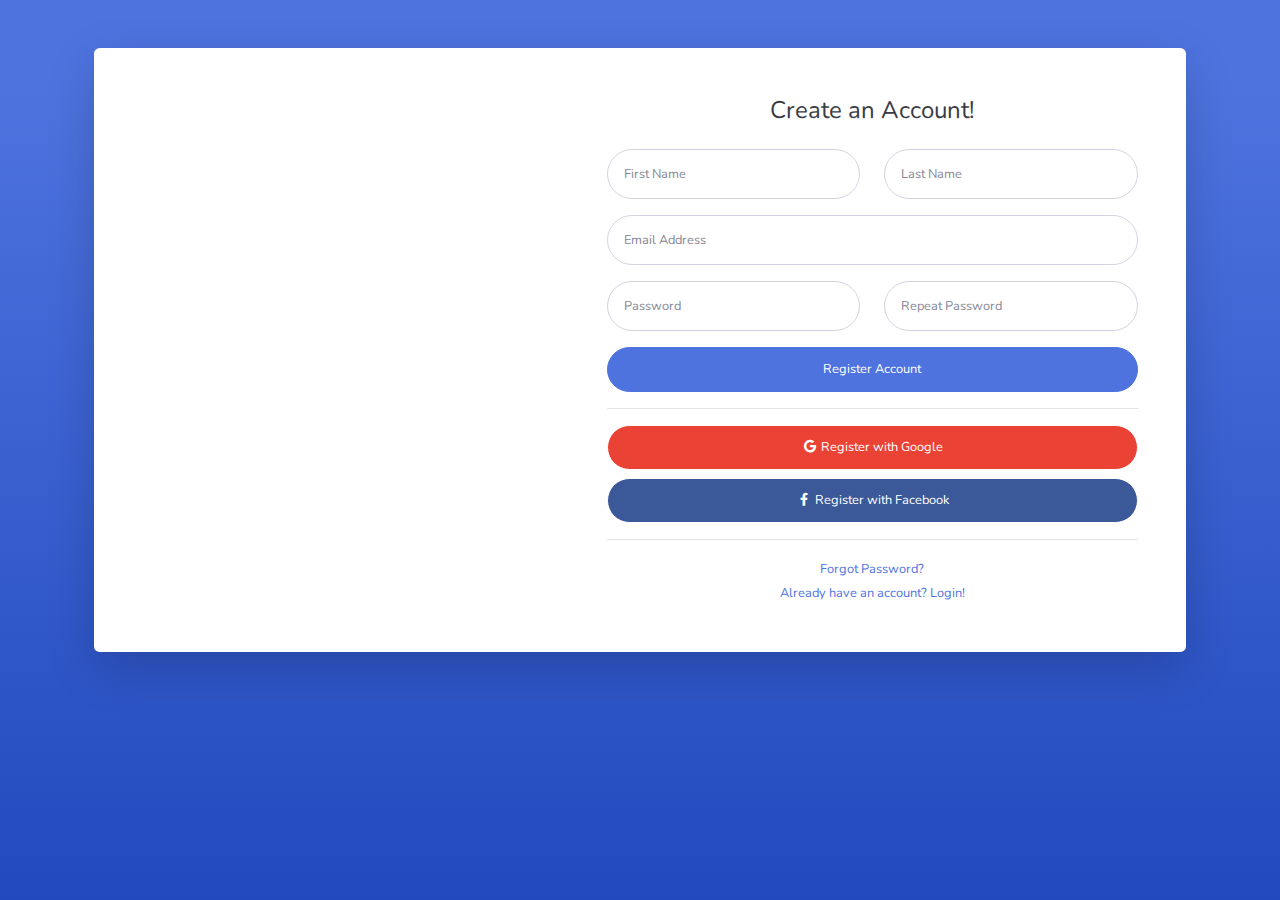
<file: startbootstrap-sb-admin-2-gh-pages/register.html>
<!DOCTYPE html>
<html lang="en">

<head>

    <meta charset="utf-8">
    <meta http-equiv="X-UA-Compatible" content="IE=edge">
    <meta name="viewport" content="width=device-width, initial-scale=1, shrink-to-fit=no">
    <meta name="description" content="">
    <meta name="author" content="">

    <title>SB Admin 2 - Register</title>

    <!-- Custom fonts for this template-->
    <link href="vendor/fontawesome-free/css/all.min.css" rel="stylesheet" type="text/css">
    <link
        href="https://fonts.googleapis.com/css?family=Nunito:200,200i,300,300i,400,400i,600,600i,700,700i,800,800i,900,900i"
        rel="stylesheet">

    <!-- Custom styles for this template-->
    <link href="css/sb-admin-2.min.css" rel="stylesheet">

</head>

<body class="bg-gradient-primary">

    <div class="container">

        <div class="card o-hidden border-0 shadow-lg my-5">
            <div class="card-body p-0">
                <!-- Nested Row within Card Body -->
                <div class="row">
                    <div class="col-lg-5 d-none d-lg-block bg-register-image"></div>
                    <div class="col-lg-7">
                        <div class="p-5">
                            <div class="text-center">
                                <h1 class="h4 text-gray-900 mb-4">Create an Account!</h1>
                            </div>
                            <form class="user">
                                <div class="form-group row">
                                    <div class="col-sm-6 mb-3 mb-sm-0">
                                        <input type="text" class="form-control form-control-user" id="exampleFirstName"
                                            placeholder="First Name">
                                    </div>
                                    <div class="col-sm-6">
                                        <input type="text" class="form-control form-control-user" id="exampleLastName"
                                            placeholder="Last Name">
                                    </div>
                                </div>
                                <div class="form-group">
                                    <input type="email" class="form-control form-control-user" id="exampleInputEmail"
                                        placeholder="Email Address">
                                </div>
                                <div class="form-group row">
                                    <div class="col-sm-6 mb-3 mb-sm-0">
                                        <input type="password" class="form-control form-control-user"
                                            id="exampleInputPassword" placeholder="Password">
                                    </div>
                                    <div class="col-sm-6">
                                        <input type="password" class="form-control form-control-user"
                                            id="exampleRepeatPassword" placeholder="Repeat Password">
                                    </div>
                                </div>
                                <a href="login.html" class="btn btn-primary btn-user btn-block">
                                    Register Account
                                </a>
                                <hr>
                                <a href="index.html" class="btn btn-google btn-user btn-block">
                                    <i class="fab fa-google fa-fw"></i> Register with Google
                                </a>
                                <a href="index.html" class="btn btn-facebook btn-user btn-block">
                                    <i class="fab fa-facebook-f fa-fw"></i> Register with Facebook
                                </a>
                            </form>
                            <hr>
                            <div class="text-center">
                                <a class="small" href="forgot-password.html">Forgot Password?</a>
                            </div>
                            <div class="text-center">
                                <a class="small" href="login.html">Already have an account? Login!</a>
                            </div>
                        </div>
                    </div>
                </div>
            </div>
        </div>

    </div>

    <!-- Bootstrap core JavaScript-->
    <script src="vendor/jquery/jquery.min.js"></script>
    <script src="vendor/bootstrap/js/bootstrap.bundle.min.js"></script>

    <!-- Core plugin JavaScript-->
    <script src="vendor/jquery-easing/jquery.easing.min.js"></script>

    <!-- Custom scripts for all pages-->
    <script src="js/sb-admin-2.min.js"></script>

</body>

</html>
</file>
<file: styles.css>
h1, h2, h3{
    text-align: center;
    font-family: system-ui, -apple-system, BlinkMacSystemFont, 'Segoe UI', Roboto, Oxygen, Ubuntu, Cantarell, 'Open Sans', 'Helvetica Neue', sans-serif;
    color: #fff;
    text-stroke: 1px black;
}
body {
    margin: 0;
    padding: 0;
    height: 100%;
    background-image: url('./Portada.jpg');
    background-size: cover;
    background-repeat: no-repeat;
}

.contenedor {
    text-align: center;
}

footer {
    background-color: #721472;
    color: #fff; 
    padding: 20px;
    text-align: center;
    position: absolute;
    width: 100%;
}

a{
    font-family: system-ui, -apple-system, BlinkMacSystemFont, 'Segoe UI', Roboto, Oxygen, Ubuntu, Cantarell, 'Open Sans', 'Helvetica Neue', sans-serif;
    color: #fff;
    font-size: large;
}

li{
    font-family: system-ui, -apple-system, BlinkMacSystemFont, 'Segoe UI', Roboto, Oxygen, Ubuntu, Cantarell, 'Open Sans', 'Helvetica Neue', sans-serif;
    color: #fff;
    font-size: large; 
}
</file>
